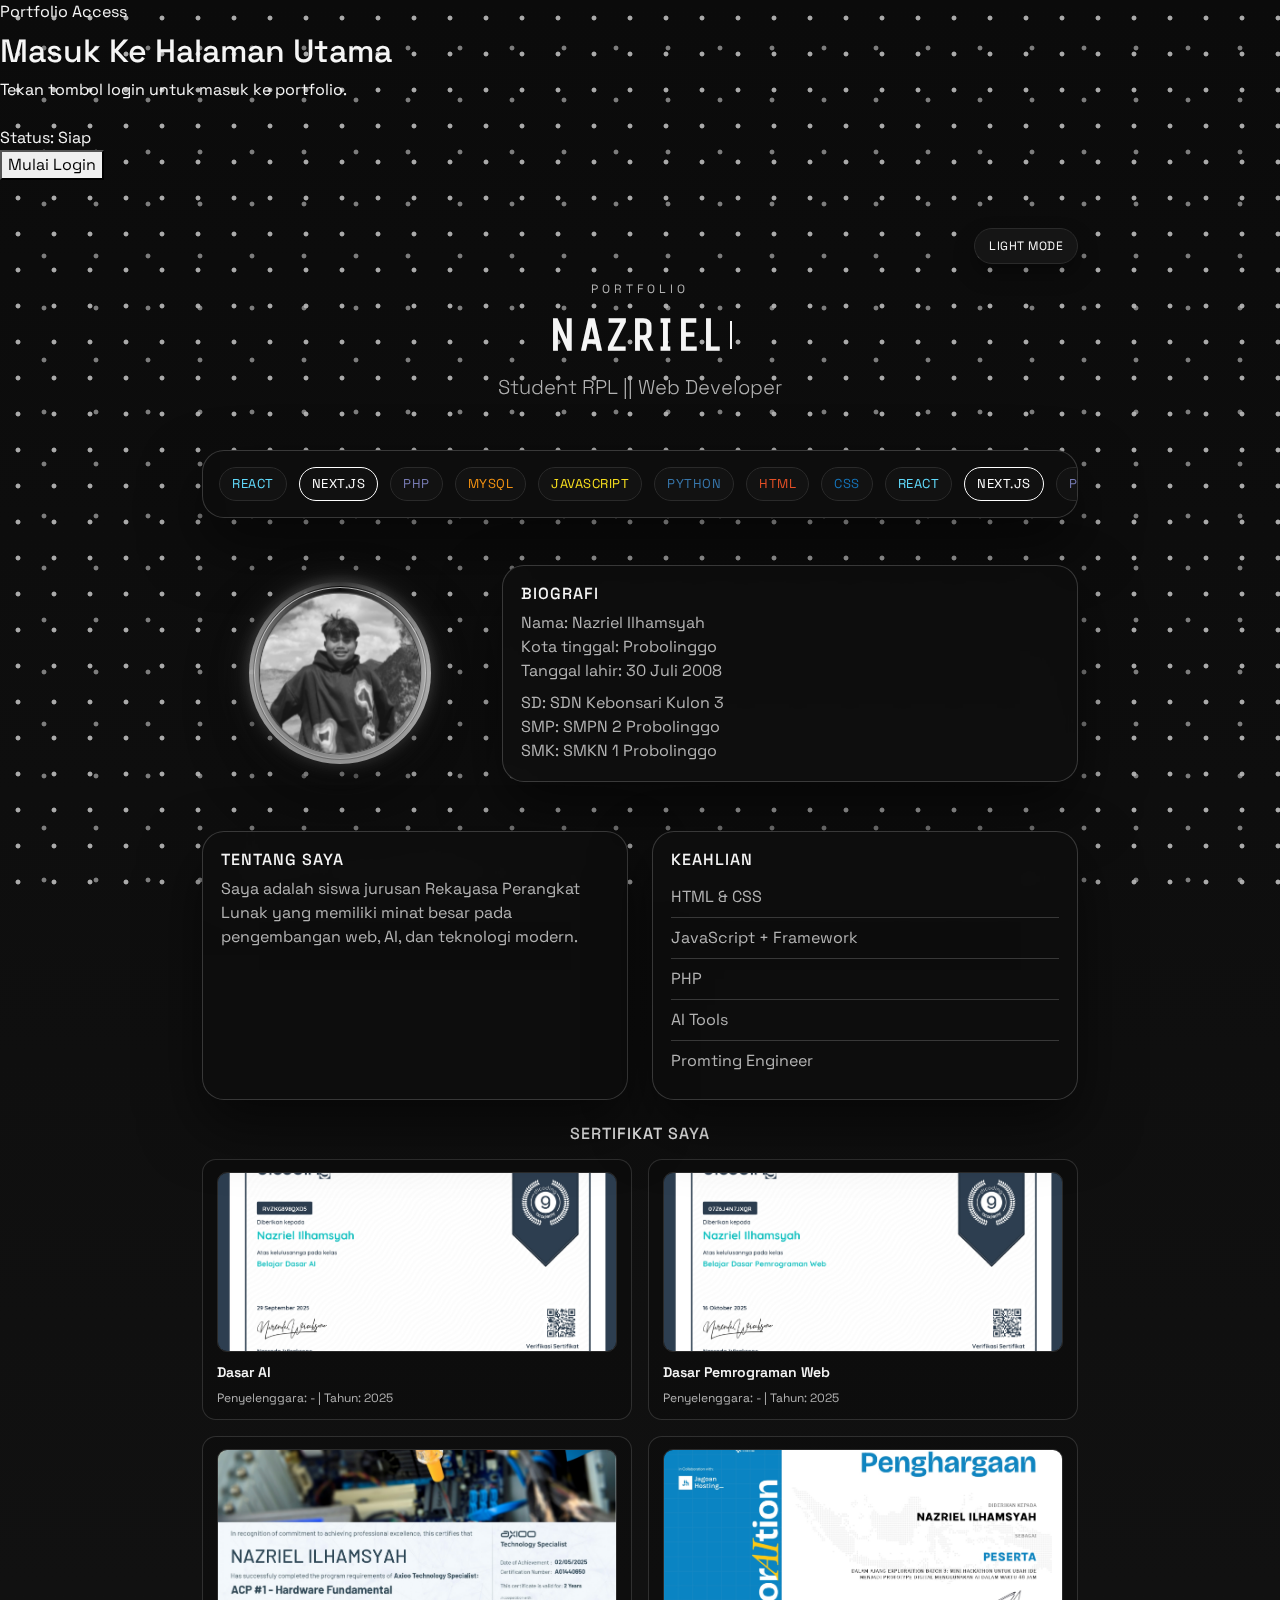
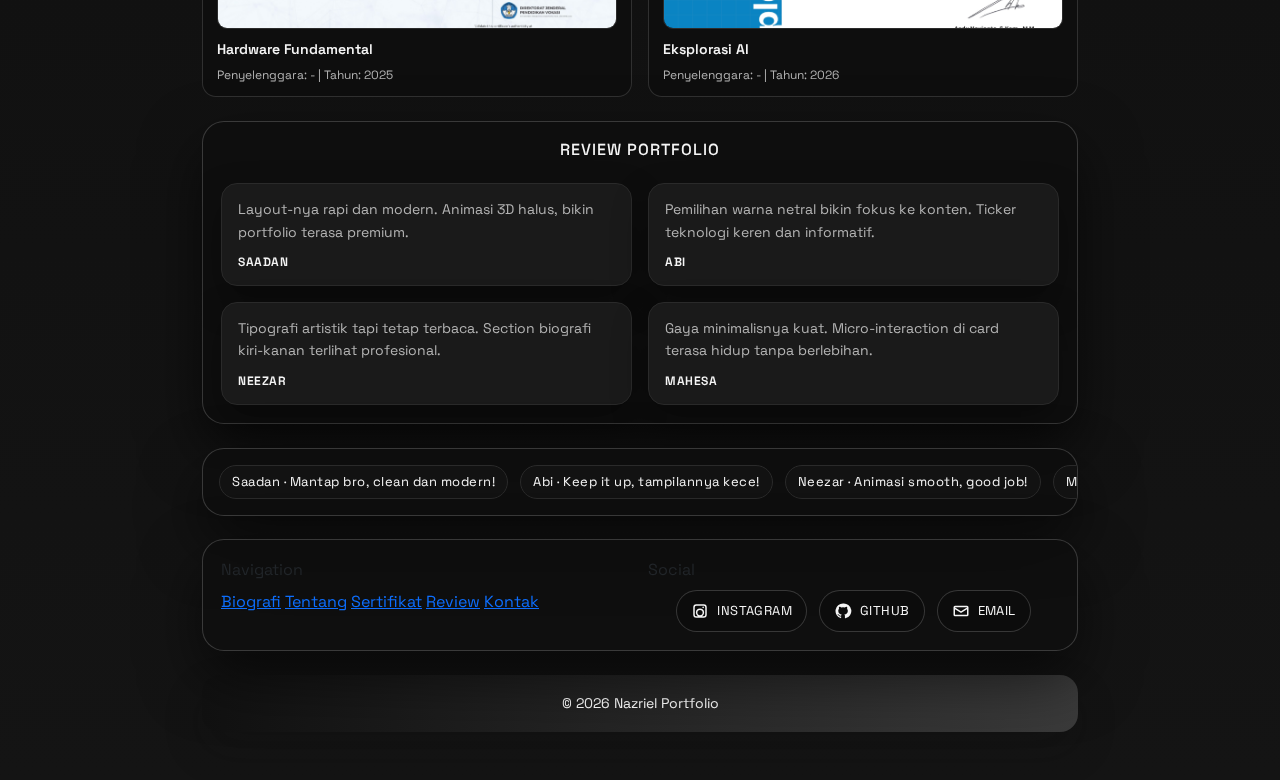
<file: index.html>
<!DOCTYPE html>
<html lang="id">
<head>
    <meta charset="UTF-8">
    <meta name="viewport" content="width=device-width, initial-scale=1">
    <title>Portfolio Ariel</title>
    <link href="https://cdn.jsdelivr.net/npm/bootstrap@5.3.3/dist/css/bootstrap.min.css" rel="stylesheet">
    <link href="https://fonts.googleapis.com/css2?family=Unica+One&family=Space+Grotesk:wght@300;400;600;700&display=swap" rel="stylesheet">
    <link rel="stylesheet" href="style.css">
    <noscript>
        <style>
            .login-overlay { display: none !important; }
            .login-spacer { display: none !important; }
            .portfolio-content { opacity: 1 !important; transform: none !important; filter: none !important; pointer-events: auto !important; }
        </style>
    </noscript>
</head>
<body class="dark page-home">

<div class="login-overlay" id="loginOverlay" aria-hidden="false">
    <div class="login-panel">
        <p class="login-eyebrow mb-2">Portfolio Access</p>
        <h2 class="login-title mb-2">Masuk Ke Halaman Utama</h2>
        <p class="login-subtitle mb-4">Tekan tombol login untuk masuk ke portfolio.</p>
        <div class="login-form">
            <div class="login-status" id="loginStatus">Status: Siap</div>
            <div class="login-progress" aria-hidden="true">
                <span id="loginProgressBar"></span>
            </div>
            <button class="login-button" id="loginStartButton" type="button">Mulai Login</button>
        </div>
    </div>
</div>

<div id="loginSpacer" class="login-spacer" aria-hidden="true"></div>

<main id="portfolioContent" class="container py-5 portfolio-content" aria-hidden="true">
    <div class="d-flex justify-content-end mb-3">
        <button class="mode-toggle" id="modeToggle" type="button" aria-label="Toggle dark mode">
            Dark Mode
        </button>
    </div>

    <header class="text-center mb-5">
        <p class="eyebrow mb-2">Portfolio</p>
        <h1 class="display-5 fw-bold text-primary name" id="heroName" data-full="Nazriel Ilhamsyah">
            <span id="heroNameText">Nazriel Ilhamsyah</span>
            <span class="name-caret" aria-hidden="true"></span>
        </h1>
        <p class="text-secondary lead mb-0">Student RPL || Web Developer</p>
    </header>

    <section class="ticker card soft-card mb-5" aria-label="Tech stack running text">
        <div class="ticker-track">
            <span class="ticker-item tag-react">React</span>
            <span class="ticker-item tag-next">Next.js</span>
            <span class="ticker-item tag-php">PHP</span>
            <span class="ticker-item tag-mysql">MySQL</span>
            <span class="ticker-item tag-js">JavaScript</span>
            <span class="ticker-item tag-python">Python</span>
            <span class="ticker-item tag-html">HTML</span>
            <span class="ticker-item tag-css">CSS</span>
            <span class="ticker-item tag-react">React</span>
            <span class="ticker-item tag-next">Next.js</span>
            <span class="ticker-item tag-php">PHP</span>
            <span class="ticker-item tag-mysql">MySQL</span>
            <span class="ticker-item tag-js">JavaScript</span>
            <span class="ticker-item tag-python">Python</span>
            <span class="ticker-item tag-html">HTML</span>
            <span class="ticker-item tag-css">CSS</span>
        </div>
    </section>

    <section class="row g-4 align-items-center mb-5" id="biografi">
        <div class="col-12 col-md-4 text-center">
            <div class="profile-frame" id="profileFrame">
                <img class="profile-img" src="image/Profile.jpeg" alt="Profile">
            </div>
        </div>
        <div class="col-12 col-md-8">
            <div class="card soft-card h-100">
                <div class="card-body">
                    <h2 class="card-title h6 text-uppercase">Biografi</h2>
                    <ul class="list-unstyled card-text mb-2">
                        <li>Nama: Nazriel Ilhamsyah</li>
                        <li>Kota tinggal: Probolinggo</li>
                        <li>Tanggal lahir: 30 Juli 2008</li>
                    </ul>
                    <ul class="list-unstyled card-text mb-0">
                        <li>SD: SDN Kebonsari Kulon 3</li>
                        <li>SMP: SMPN 2 Probolinggo</li>
                        <li>SMK: SMKN 1 Probolinggo</li>
                    </ul>
                </div>
            </div>
        </div>
    </section>

    <section class="row g-4 mb-4" id="tentang">
        <div class="col-12 col-md-6">
            <div class="card soft-card h-100">
                <div class="card-body">
                    <h2 class="card-title h6 text-uppercase">Tentang Saya</h2>
                    <p class="card-text mb-0">
                        Saya adalah siswa jurusan Rekayasa Perangkat Lunak yang memiliki
                        minat besar pada pengembangan web, AI, dan teknologi modern.
                    </p>
                </div>
            </div>
        </div>
        <div class="col-12 col-md-6">
            <div class="card soft-card h-100">
                <div class="card-body">
                    <h2 class="card-title h6 text-uppercase">Keahlian</h2>
                    <ul class="list-group list-group-flush clean-list">
                        <li class="list-group-item">HTML & CSS</li>
                        <li class="list-group-item">JavaScript + Framework</li>
                        <li class="list-group-item">PHP</li>
                        <li class="list-group-item">AI Tools</li>
                        <li class="list-group-item">Promting Engineer</li>
                    </ul>
                </div>
            </div>
        </div>
    </section>

    <section class="mb-4 cert-section" id="sertifikat">
        <div class="cert-section-head mb-3">
            <h2 class="card-title h6 text-uppercase text-center mb-0">Sertifikat Saya</h2>
            <a id="certMoreLink" class="cert-more-link d-none" href="sertifikat.html">Lihat semua sertifikat</a>
        </div>
        <div class="row g-3">
            <div class="col-12 col-md-6" data-cert-item>
                <div class="cert-card h-100">
                    <img class="cert-img" loading="lazy" decoding="async" fetchpriority="low" width="1280" height="720" src="image/Sertifikat1.jpg" alt="Dasar AI">
                    <p class="cert-title">Dasar AI</p>
                    <p class="cert-meta">Penyelenggara: - | Tahun: 2025</p>
                </div>
            </div>
            <div class="col-12 col-md-6" data-cert-item>
                <div class="cert-card h-100">
                    <img class="cert-img" loading="lazy" decoding="async" fetchpriority="low" width="1280" height="720" src="image/Sertifikat2.jpg" alt="Dasar Pemrograman Web">
                    <p class="cert-title">Dasar Pemrograman Web</p>
                    <p class="cert-meta">Penyelenggara: - | Tahun: 2025</p>
                </div>
            </div>
            <div class="col-12 col-md-6" data-cert-item>
                <div class="cert-card h-100">
                    <img class="cert-img" loading="lazy" decoding="async" fetchpriority="low" width="1280" height="720" src="image/Sertifikat3.jpg" alt="Hardware Fundamental">
                    <p class="cert-title">Hardware Fundamental</p>
                    <p class="cert-meta">Penyelenggara: - | Tahun: 2025</p>
                </div>
            </div>
            <div class="col-12 col-md-6" data-cert-item>
                <div class="cert-card h-100">
                    <img class="cert-img" loading="lazy" decoding="async" fetchpriority="low" width="1280" height="720" src="image/Sertifikat4.jpg" alt="Eksplorasi AI">
                    <p class="cert-title">Eksplorasi AI</p>
                    <p class="cert-meta">Penyelenggara: - | Tahun: 2026</p>
                </div>
            </div>
        </div>
    </section>

    <section class="card soft-card mb-4" id="review">
        <div class="card-body">
            <h2 class="card-title h6 text-uppercase text-center">Review Portfolio</h2>
            <div class="row g-3 mt-2">
                <div class="col-12 col-md-6">
                    <div class="review-card">
                        <p class="review-text">Layout-nya rapi dan modern. Animasi 3D halus, bikin portfolio terasa premium.</p>
                        <p class="review-name">Saadan</p>
                    </div>
                </div>
                <div class="col-12 col-md-6">
                    <div class="review-card">
                        <p class="review-text">Pemilihan warna netral bikin fokus ke konten. Ticker teknologi keren dan informatif.</p>
                        <p class="review-name">Abi</p>
                    </div>
                </div>
                <div class="col-12 col-md-6">
                    <div class="review-card">
                        <p class="review-text">Tipografi artistik tapi tetap terbaca. Section biografi kiri-kanan terlihat profesional.</p>
                        <p class="review-name">Neezar</p>
                    </div>
                </div>
                <div class="col-12 col-md-6">
                    <div class="review-card">
                        <p class="review-text">Gaya minimalisnya kuat. Micro-interaction di card terasa hidup tanpa berlebihan.</p>
                        <p class="review-name">Mahesa</p>
                    </div>
                </div>
            </div>
        </div>
    </section>

    <section class="ticker card soft-card mb-4" aria-label="Pesan running text">
        <div class="ticker-track">
            <span class="ticker-item tag-name">Saadan &middot; Mantap bro, clean dan modern!</span>
            <span class="ticker-item tag-name">Abi &middot; Keep it up, tampilannya kece!</span>
            <span class="ticker-item tag-name">Neezar &middot; Animasi smooth, good job!</span>
            <span class="ticker-item tag-name">Mahesa &middot; Portfolio kamu berkelas.</span>
            <span class="ticker-item tag-name">Mita &middot; Suka banget dengan layout-nya.</span>
            <span class="ticker-item tag-name">Nazil &middot; Terlihat profesional dan rapi.</span>
            <span class="ticker-item tag-name">Mr.Shinata &middot; Nice work, lanjutkan!</span>
            <span class="ticker-item tag-name">Saadan &middot; Mantap bro, clean dan modern!</span>
            <span class="ticker-item tag-name">Abi &middot; Keep it up, tampilannya kece!</span>
            <span class="ticker-item tag-name">Neezar &middot; Animasi smooth, good job!</span>
            <span class="ticker-item tag-name">Mahesa &middot; Portfolio kamu berkelas.</span>
            <span class="ticker-item tag-name">Mita &middot; Suka banget dengan layout-nya.</span>
            <span class="ticker-item tag-name">Nazil &middot; Terlihat profesional dan rapi.</span>
            <span class="ticker-item tag-name">Mr.Shinata &middot; Nice work, lanjutkan!</span>
        </div>
    </section>

    <section class="link-hub card soft-card mb-4" id="kontak" aria-label="Navigasi dan social links">
        <div class="card-body">
            <div class="row g-3 align-items-start">
                <div class="col-12 col-md-6">
                    <p class="quick-nav-title mb-2">Navigation</p>
                    <nav class="quick-nav-links">
                        <a href="#biografi">Biografi</a>
                        <a href="#tentang">Tentang</a>
                        <a href="#sertifikat">Sertifikat</a>
                        <a href="#review">Review</a>
                        <a href="#kontak">Kontak</a>
                    </nav>
                </div>
                <div class="col-12 col-md-6">
                    <p class="quick-nav-title mb-2">Social</p>
                    <div class="social-bar social-bar-right" aria-label="Social links">
                        <a class="social-link" href="https://instagram.com/ellmanusia" target="_blank" rel="noopener" aria-label="Instagram">
                            <svg viewBox="0 0 24 24" aria-hidden="true"><path d="M7 3h10a4 4 0 0 1 4 4v10a4 4 0 0 1-4 4H7a4 4 0 0 1-4-4V7a4 4 0 0 1 4-4zm0 2a2 2 0 0 0-2 2v10a2 2 0 0 0 2 2h10a2 2 0 0 0 2-2V7a2 2 0 0 0-2-2H7zm5 3.5a5.5 5.5 0 1 1 0 11 5.5 5.5 0 0 1 0-11zm0 2a3.5 3.5 0 1 0 0 7 3.5 3.5 0 0 0 0-7zm5.25-3.3a1.05 1.05 0 1 1-2.1 0 1.05 1.05 0 0 1 2.1 0z"/></svg>
                            <span>Instagram</span>
                        </a>
                        <a class="social-link" href="https://github.com/elStudyCoding" target="_blank" rel="noopener" aria-label="GitHub">
                            <svg viewBox="0 0 24 24" aria-hidden="true"><path d="M12 2a10 10 0 0 0-3.16 19.49c.5.09.68-.22.68-.48v-1.7c-2.77.6-3.35-1.17-3.35-1.17-.45-1.14-1.1-1.45-1.1-1.45-.9-.62.07-.6.07-.6 1 .07 1.53 1.03 1.53 1.03.9 1.53 2.35 1.09 2.92.83.09-.65.35-1.09.63-1.34-2.21-.26-4.54-1.1-4.54-4.9 0-1.08.39-1.96 1.03-2.65-.1-.26-.45-1.3.1-2.71 0 0 .84-.27 2.75 1.02a9.5 9.5 0 0 1 5 0c1.91-1.29 2.75-1.02 2.75-1.02.55 1.41.2 2.45.1 2.71.64.69 1.03 1.57 1.03 2.65 0 3.81-2.33 4.64-4.56 4.9.36.31.68.92.68 1.86v2.76c0 .26.18.57.69.48A10 10 0 0 0 12 2z"/></svg>
                            <span>GitHub</span>
                        </a>
                        <a class="social-link" href="mailto:arieldevicelaptop@gmail.com" aria-label="Email">
                            <svg viewBox="0 0 24 24" aria-hidden="true"><path d="M4 5h16a2 2 0 0 1 2 2v10a2 2 0 0 1-2 2H4a2 2 0 0 1-2-2V7a2 2 0 0 1 2-2zm0 2v.2l8 5 8-5V7H4zm16 10V9.5l-7.47 4.67a1 1 0 0 1-1.06 0L4 9.5V17h16z"/></svg>
                            <span>Email</span>
                        </a>
                    </div>
                </div>
            </div>
        </div>
    </section>

    <footer class="footer mt-4">
        <p class="mb-0">&copy; 2026 Nazriel Portfolio</p>
    </footer>

</main>

<div class="cert-modal" id="certModal" aria-hidden="true">
    <img class="cert-modal-img" id="certModalImg" alt="Preview Sertifikat">
</div>

<script src="script.js"></script>
</body>
</html>
</file>
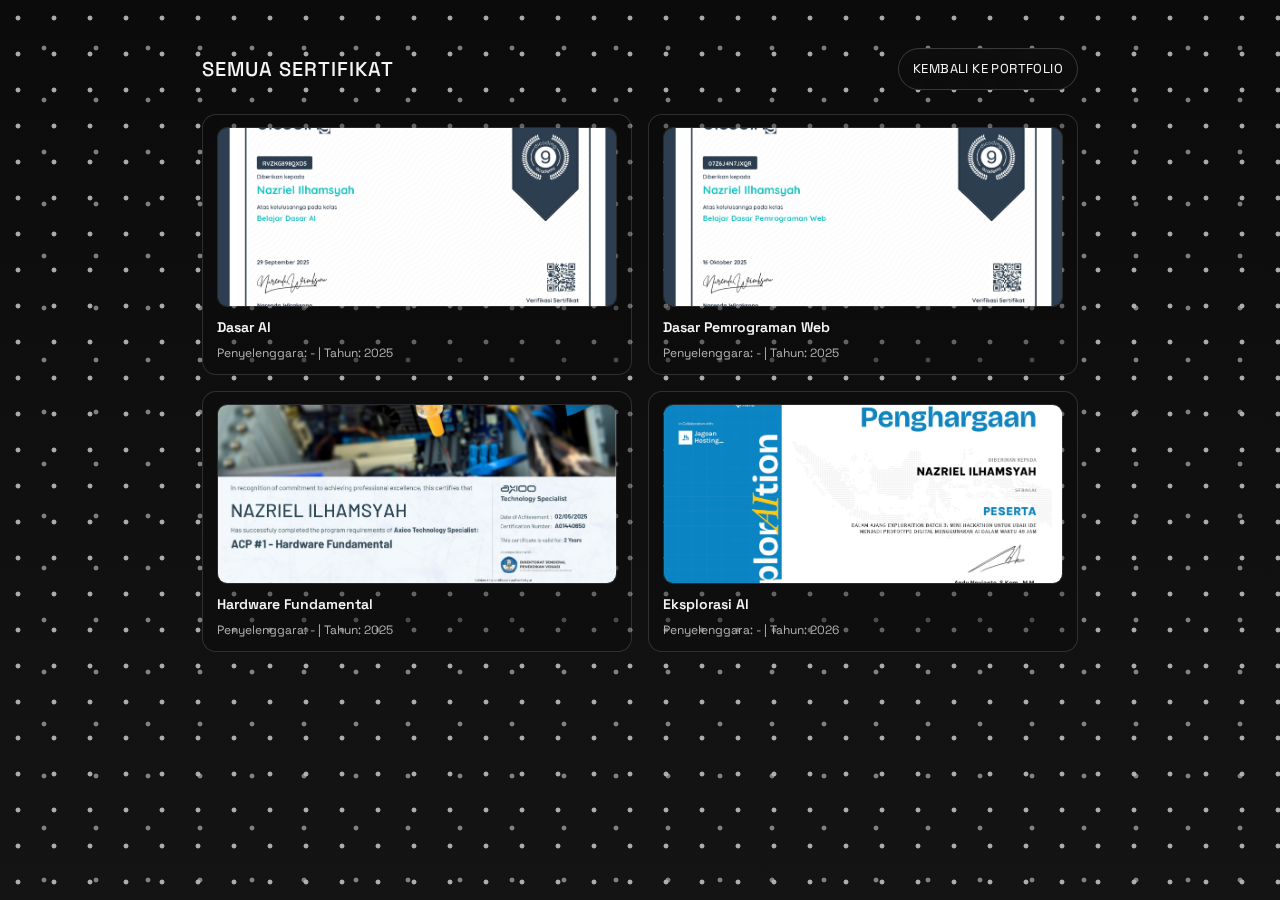
<file: sertifikat.html>
<!DOCTYPE html>
<html lang="id">
<head>
    <meta charset="UTF-8">
    <meta name="viewport" content="width=device-width, initial-scale=1">
    <title>Semua Sertifikat - Nazriel</title>
    <link href="https://cdn.jsdelivr.net/npm/bootstrap@5.3.3/dist/css/bootstrap.min.css" rel="stylesheet">
    <link href="https://fonts.googleapis.com/css2?family=Unica+One&family=Space+Grotesk:wght@300;400;600;700&display=swap" rel="stylesheet">
    <link rel="stylesheet" href="style.css">
</head>
<body class="dark page-certs">

<main class="container py-5">
    <div class="d-flex justify-content-between align-items-center mb-4">
        <h1 class="card-title h5 text-uppercase mb-0">Semua Sertifikat</h1>
        <a class="social-link" href="/?skipLogin=1">Kembali ke Portfolio</a>
    </div>

    <section class="mb-4" id="sertifikat">
        <div class="row g-3">
            <div class="col-12 col-md-6" data-cert-item>
                <div class="cert-card h-100">
                    <img class="cert-img" loading="lazy" decoding="async" fetchpriority="low" width="1280" height="720" src="image/Sertifikat1.jpg" alt="Dasar AI">
                    <p class="cert-title">Dasar AI</p>
                    <p class="cert-meta">Penyelenggara: - | Tahun: 2025</p>
                </div>
            </div>
            <div class="col-12 col-md-6" data-cert-item>
                <div class="cert-card h-100">
                    <img class="cert-img" loading="lazy" decoding="async" fetchpriority="low" width="1280" height="720" src="image/Sertifikat2.jpg" alt="Dasar Pemrograman Web">
                    <p class="cert-title">Dasar Pemrograman Web</p>
                    <p class="cert-meta">Penyelenggara: - | Tahun: 2025</p>
                </div>
            </div>
            <div class="col-12 col-md-6" data-cert-item>
                <div class="cert-card h-100">
                    <img class="cert-img" loading="lazy" decoding="async" fetchpriority="low" width="1280" height="720" src="image/Sertifikat3.jpg" alt="Hardware Fundamental">
                    <p class="cert-title">Hardware Fundamental</p>
                    <p class="cert-meta">Penyelenggara: - | Tahun: 2025</p>
                </div>
            </div>
            <div class="col-12 col-md-6" data-cert-item>
                <div class="cert-card h-100">
                    <img class="cert-img" loading="lazy" decoding="async" fetchpriority="low" width="1280" height="720" src="image/Sertifikat4.jpg" alt="Eksplorasi AI">
                    <p class="cert-title">Eksplorasi AI</p>
                    <p class="cert-meta">Penyelenggara: - | Tahun: 2026</p>
                </div>
            </div>
        </div>
    </section>
</main>

<div class="cert-modal" id="certModal" aria-hidden="true">
    <img class="cert-modal-img" id="certModalImg" alt="Preview Sertifikat">
</div>

<script src="script.js"></script>
</body>
</html>
</file>
<file: style.css>
:root {
    --white: #ffffff;
    --gray: #d6d6d6;
    --black: #111111;
    --muted: #4b4b4b;
    --border: rgba(0, 0, 0, 0.18);
    --shadow: 0 22px 55px rgba(17, 17, 17, 0.22);
}

body {
    color: var(--black);
    font-family: "Space Grotesk", "Segoe UI", Arial, sans-serif;
    background: linear-gradient(180deg, #ffffff 0%, #f5f5f5 100%);
    min-height: 100vh;
    transition: background 220ms ease, color 220ms ease;
    position: relative;
    overflow-x: hidden;
}

body::before,
body::after {
    content: "";
    position: fixed;
    inset: 0;
    z-index: -1;
    pointer-events: none;
    transform: translateZ(0);
    background-image:
        radial-gradient(circle, rgba(255, 255, 255, 0.9) 2px, transparent 2.8px),
        radial-gradient(circle, rgba(255, 255, 255, 0.6) 2px, transparent 2.8px);
    background-size: 36px 36px, 52px 52px;
    background-position: 0 0, 18px 22px;
    animation: twinkle 4s ease-in-out infinite;
    opacity: 0.55;
}

body::after {
    animation-duration: 6s;
    opacity: 0.35;
}

body:not(.dark)::before,
body:not(.dark)::after {
    background-image:
        radial-gradient(circle, rgba(0, 0, 0, 0.12) 2px, transparent 2.8px),
        radial-gradient(circle, rgba(0, 0, 0, 0.08) 2px, transparent 2.8px);
}

.container {
    max-width: 900px;
}

.eyebrow {
    letter-spacing: 4px;
    text-transform: uppercase;
    font-size: 12px;
    color: var(--muted);
}

.name {
    font-family: "Unica One", "Space Grotesk", sans-serif;
    letter-spacing: 4px;
    text-transform: uppercase;
    color: var(--black);
    display: inline-flex;
    align-items: center;
    gap: 6px;
    perspective: 900px;
    transform-style: preserve-3d;
    transition: transform 160ms ease, text-shadow 200ms ease;
}

.name-caret {
    width: 2px;
    height: 28px;
    background: var(--black);
    display: inline-block;
    animation: caret-blink 1s steps(1) infinite;
}

@keyframes caret-blink {
    0%,
    49% {
        opacity: 1;
    }
    50%,
    100% {
        opacity: 0;
    }
}

.profile-frame {
    width: 170px;
    height: 170px;
    margin: 14px auto 16px;
    border-radius: 50%;
    padding: 6px;
    background: linear-gradient(140deg, #ffffff, #e9e9e9);
    box-shadow: 0 26px 70px rgba(17, 17, 17, 0.18);
    transform-style: preserve-3d;
    perspective: 900px;
    transition: transform 120ms ease, box-shadow 250ms ease, background 220ms ease, border-color 220ms ease;
    position: relative;
    isolation: isolate;
}

.profile-frame::before,
.profile-frame::after {
    content: "";
    position: absolute;
    inset: -6px;
    border-radius: 50%;
    pointer-events: none;
}

.profile-frame::before {
    background: conic-gradient(from 180deg, #ffffff, #cfcfcf, #111111, #e9e9e9, #ffffff);
    filter: blur(0.4px);
    opacity: 0.85;
    z-index: -2;
}

.profile-frame::after {
    inset: -2px;
    border: 1px solid rgba(17, 17, 17, 0.25);
    box-shadow: inset 0 0 0 1px rgba(255, 255, 255, 0.7),
        0 0 18px rgba(255, 255, 255, 0.35),
        0 0 40px rgba(140, 140, 140, 0.25);
    z-index: -1;
}

.profile-frame:hover {
    transform: translateY(-6px) rotateX(6deg) rotateY(-6deg);
    box-shadow: 0 32px 80px rgba(17, 17, 17, 0.22);
}

.profile-img {
    width: 100%;
    height: 100%;
    border-radius: 50%;
    object-fit: cover;
    border: 1px solid var(--gray);
    transform: translateZ(24px);
    box-shadow: 0 18px 45px rgba(17, 17, 17, 0.22);
    filter: grayscale(100%);
    transition: filter 200ms ease, box-shadow 220ms ease, border-color 220ms ease;
}

.profile-frame:hover .profile-img {
    filter: grayscale(0%);
}

.card {
    background: rgba(255, 255, 255, 0.45);
    border: 1.5px solid var(--border);
    border-radius: 22px;
    box-shadow: var(--shadow);
    backdrop-filter: blur(22px) saturate(150%);
    transition: transform 220ms ease, box-shadow 220ms ease, border-color 220ms ease, background 220ms ease, color 220ms ease;
    will-change: transform;
    transform-style: preserve-3d;
    perspective: 800px;
}

.soft-card {
    padding: 2px;
}

.card:hover {
    transform: translateY(-6px) rotateX(6deg) rotateY(-6deg);
    border-color: #2b2b2b;
    background: linear-gradient(135deg, #111111 0%, #3a3a3a 100%);
    box-shadow: 0 28px 70px rgba(17, 17, 17, 0.25);
}

.card:hover .card-title,
.card:hover .card-text,
.card:hover .list-group-item,
.card:hover .text-secondary,
.card:hover .review-text,
.card:hover .review-name {
    color: #ffffff !important;
}

.card:hover .list-group-item {
    border-color: rgba(255, 255, 255, 0.2);
}

.card-title {
    color: var(--black);
    letter-spacing: 1px;
}

.card-text,
.list-group-item,
.text-secondary {
    color: var(--muted) !important;
}

.list-group-item {
    background: transparent;
    border-color: var(--border);
}

.clean-list .list-group-item {
    padding-left: 0;
    padding-right: 0;
}

.footer {
    padding: 18px;
    background: linear-gradient(90deg, #111111 0%, #3a3a3a 100%);
    text-align: center;
    color: #ffffff;
    font-size: 14px;
    border-radius: 18px;
    box-shadow: 0 18px 40px rgba(17, 17, 17, 0.2);
}

.display-5 {
    color: var(--black) !important;
}

.ticker {
    overflow: hidden;
    padding: 12px 0;
}

.ticker-track {
    display: flex;
    gap: 0;
    white-space: nowrap;
    animation: ticker-scroll 16s linear infinite;
    padding: 4px 16px;
    width: max-content;
    will-change: transform;
}

.ticker-item {
    display: inline-flex;
    align-items: center;
    gap: 6px;
    padding: 6px 12px;
    margin-right: 12px;
    border: 1px solid var(--border);
    border-radius: 999px;
    font-size: 13px;
    letter-spacing: 0.5px;
    text-transform: uppercase;
    color: var(--black);
    background: #f8f8f8;
    transition: background 220ms ease, border-color 220ms ease, color 220ms ease, transform 180ms ease, box-shadow 180ms ease;
    transform-origin: center;
}

.ticker-item.pop {
    transform: translateY(-6px) scale(1.06);
    box-shadow: 0 12px 25px rgba(17, 17, 17, 0.2);
}

.tag-name {
    color: var(--black);
    border-color: var(--border);
    background: #ffffff;
    text-transform: none;
}

.review-card {
    background: #ffffff;
    border: 1px solid var(--border);
    border-radius: 16px;
    padding: 14px 16px;
    box-shadow: 0 16px 35px rgba(17, 17, 17, 0.08);
    transition: background 220ms ease, border-color 220ms ease, box-shadow 220ms ease;
}

.cert-card {
    background: rgba(255, 255, 255, 0.6);
    border: 1px solid rgba(0, 0, 0, 0.18);
    border-radius: 14px;
    padding: 12px 14px;
}


.cert-img {
    width: 100%;
    height: 180px;
    object-fit: cover;
    border-radius: 10px;
    margin-bottom: 10px;
    border: 1px solid rgba(0, 0, 0, 0.12);
}

body.dark .cert-img {
    border-color: rgba(255, 255, 255, 0.12);
}.cert-title {
    margin: 0 0 6px;
    font-weight: 600;
    color: var(--black);
    font-size: 14px;
}

.cert-meta {
    margin: 0;
    color: var(--muted);
    font-size: 12px;
}

body.dark .cert-card {
    background: rgba(12, 12, 12, 0.45);
    border-color: rgba(255, 255, 255, 0.14);
}


.cert-img {
    width: 100%;
    height: 180px;
    object-fit: cover;
    border-radius: 10px;
    margin-bottom: 10px;
    border: 1px solid rgba(0, 0, 0, 0.12);
}

body.dark .cert-img {
    border-color: rgba(255, 255, 255, 0.12);
}.card:hover .review-card {
    background: transparent;
    border-color: rgba(255, 255, 255, 0.2);
    box-shadow: none;
}

.card:hover.contact-card p,
.card:hover.contact-card .card-title {
    color: #ffffff !important;
}

.review-text {
    margin: 0 0 10px;
    color: var(--muted);
    font-size: 14px;
    line-height: 1.6;
}

.review-name {
    margin: 0;
    font-weight: 600;
    letter-spacing: 0.5px;
    text-transform: uppercase;
    font-size: 12px;
    color: var(--black);
}

.tag-react {
    color: #61dafb;
    border-color: rgba(97, 218, 251, 0.6);
    background: #ffffff;
}

.tag-next {
    color: #111111;
    border-color: #111111;
    background: #ffffff;
}

.tag-php {
    color: #777bb4;
    border-color: rgba(119, 123, 180, 0.6);
    background: #ffffff;
}

.tag-mysql {
    color: #f29111;
    border-color: rgba(242, 145, 17, 0.6);
    background: #ffffff;
}

.tag-python {
    color: #3776ab;
    border-color: rgba(55, 118, 171, 0.6);
    background: #ffffff;
}

.tag-html {
    color: #e34f26;
    border-color: rgba(227, 79, 38, 0.6);
    background: #ffffff;
}

.tag-css {
    color: #1572b6;
    border-color: rgba(21, 114, 182, 0.6);
    background: #ffffff;
}

.tag-js {
    color: #f7df1e;
    border-color: rgba(247, 223, 30, 0.8);
    background: #ffffff;
}

body.dark {
    --white: #0b0b0b;
    --gray: #2a2a2a;
    --black: #f5f5f5;
    --muted: #b3b3b3;
    --border: rgba(255, 255, 255, 0.18);
    --shadow: 0 26px 60px rgba(0, 0, 0, 0.55);
    background: linear-gradient(180deg, #0b0b0b 0%, #141414 100%);
}

body.dark .profile-frame {
    background: linear-gradient(140deg, #0b0b0b, #1f1f1f);
    box-shadow: 0 26px 70px rgba(0, 0, 0, 0.45);
}

body.dark .profile-img {
    border-color: #2a2a2a;
    box-shadow: 0 18px 45px rgba(0, 0, 0, 0.5);
}

body.dark .review-card {
    background: #1a1a1a;
    border-color: #2a2a2a;
    box-shadow: 0 16px 35px rgba(0, 0, 0, 0.35);
}

body.dark .ticker-item {
    background: #121212;
    border-color: #2a2a2a;
}

body.dark .mode-toggle {
    background: #151515;
    color: #f5f5f5;
    border-color: #2a2a2a;
    box-shadow: 0 10px 20px rgba(0, 0, 0, 0.35);
}

body.dark .name-caret {
    background: #f5f5f5;
}

body.dark .card {
    background: rgba(12, 12, 12, 0.45);
    border-color: rgba(255, 255, 255, 0.18);
    box-shadow: var(--shadow);
}

body.dark .tag-next {
    color: #ffffff;
    border-color: #ffffff;
    background: #111111;
}

.mode-toggle {
    padding: 8px 14px;
    border-radius: 999px;
    border: 1px solid var(--border);
    background: #ffffff;
    color: var(--black);
    font-size: 12px;
    letter-spacing: 0.5px;
    text-transform: uppercase;
    transition: background 200ms ease, color 200ms ease, border-color 200ms ease, box-shadow 200ms ease;
    box-shadow: 0 10px 20px rgba(17, 17, 17, 0.08);
}

.mode-toggle:hover {
    background: #111111;
    color: #ffffff;
    border-color: #111111;
}

@media (max-width: 768px) {
    .container {
        padding-left: 16px;
        padding-right: 16px;
    }

    .name {
        letter-spacing: 2px;
        font-size: 32px;
    }

    .profile-frame {
        width: 140px;
        height: 140px;
        border-radius: 50%;
    }

    .card {
        border-radius: 18px;
        backdrop-filter: blur(16px) saturate(130%);
        box-shadow: 0 16px 30px rgba(17, 17, 17, 0.18);
    }

    .review-card {
        border-radius: 14px;
    }

    .ticker-track {
        animation-duration: 20s;
    }

    .ticker-item {
        font-size: 12px;
        padding: 5px 10px;
        margin-right: 10px;
    }

    body::before,
    body::after {
        animation-duration: 7s;
        opacity: 0.25;
    }
}

@media (max-width: 480px) {
    .name {
        font-size: 28px;
    }

    .eyebrow {
        letter-spacing: 3px;
    }

    .profile-frame {
        width: 130px;
        height: 130px;
    }

    .review-text {
        font-size: 13px;
    }
}

@media (prefers-reduced-motion: reduce) {
    .ticker-track {
        animation: none;
    }

    body::before,
    body::after {
        animation: none;
    }
}

@keyframes ticker-scroll {
    0% {
        transform: translateX(0);
    }
    100% {
        transform: translateX(-50%);
    }
}

@keyframes twinkle {
    0% {
        opacity: 0.2;
        filter: blur(0px);
        transform: scale(1);
    }
    50% {
        opacity: 0.7;
        filter: blur(0.6px);
        transform: scale(1.02);
    }
    100% {
        opacity: 0.2;
        filter: blur(0px);
        transform: scale(1);
    }
}
.cert-modal {
    position: fixed;
    inset: 0;
    background: rgba(0, 0, 0, 0.75);
    display: flex;
    align-items: center;
    justify-content: center;
    padding: 24px;
    opacity: 0;
    visibility: hidden;
    transition: opacity 180ms ease, visibility 180ms ease;
    z-index: 1000;
}

.cert-modal.show {
    opacity: 1;
    visibility: visible;
}

.cert-modal-img {
    max-width: min(92vw, 900px);
    max-height: 85vh;
    border-radius: 14px;
    box-shadow: 0 24px 60px rgba(0, 0, 0, 0.45);
    background: #ffffff;
}


.cert-img {
    cursor: pointer;
}
.social-bar {
    display: flex;
    flex-wrap: wrap;
    gap: 12px;
    justify-content: center;
    align-items: center;
}

.social-link {
    display: inline-flex;
    align-items: center;
    gap: 8px;
    padding: 10px 14px;
    border-radius: 999px;
    border: 1.5px solid var(--border);
    background: rgba(255, 255, 255, 0.5);
    color: var(--black);
    text-decoration: none;
    font-size: 13px;
    letter-spacing: 0.4px;
    text-transform: uppercase;
    backdrop-filter: blur(12px) saturate(140%);
    transition: transform 200ms ease, box-shadow 200ms ease, border-color 200ms ease, background 200ms ease, color 200ms ease;
}

.social-link svg {
    width: 18px;
    height: 18px;
    fill: currentColor;
}

.social-link:hover {
    transform: translateY(-2px);
    border-color: rgba(0, 0, 0, 0.45);
    box-shadow: 0 12px 25px rgba(17, 17, 17, 0.2);
}

body.dark .social-link {
    background: rgba(12, 12, 12, 0.45);
    border-color: rgba(255, 255, 255, 0.18);
    color: #f5f5f5;
}
</file>
